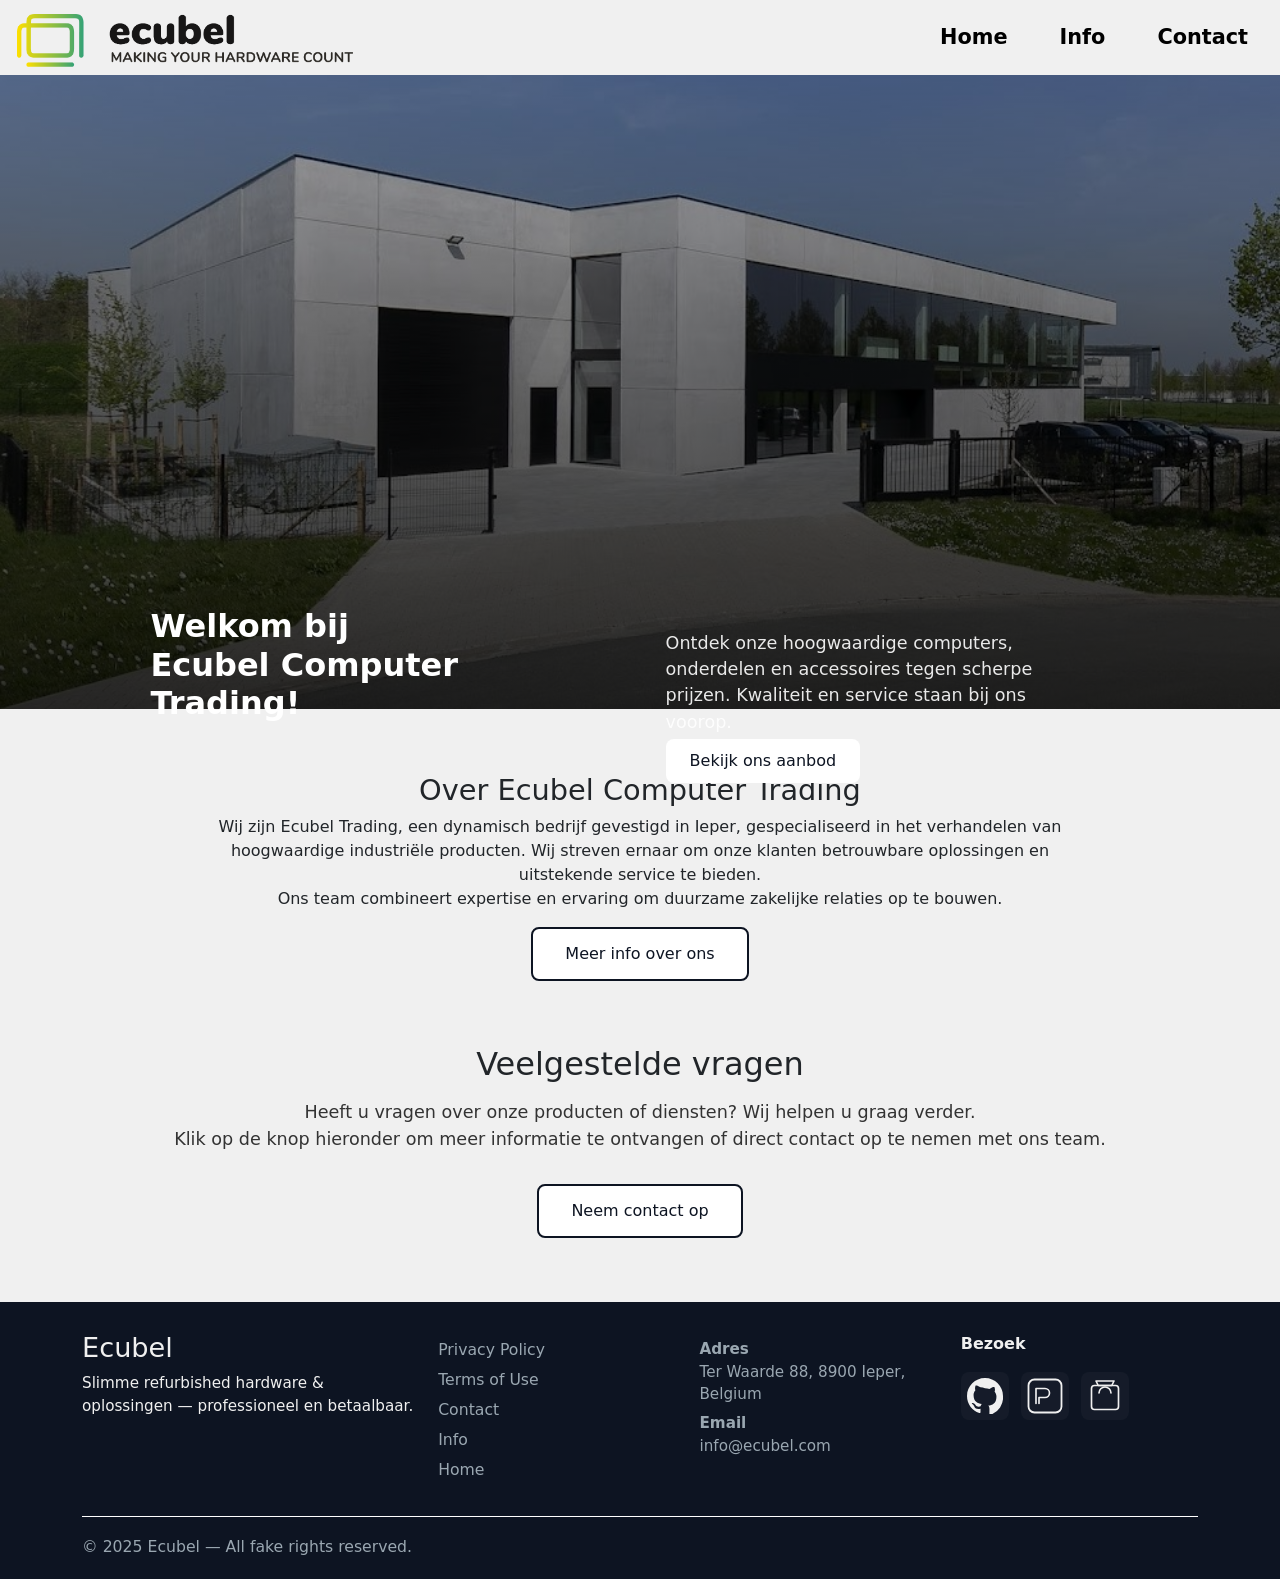
<file: index.html>
<!DOCTYPE html>
<html lang="en">
<head>
    <meta charset="UTF-8">
    <meta name="viewport" content="width=device-width, initial-scale=1.0">
    <link rel="stylesheet" href="website.css">
    <link rel="stylesheet" href="https://cdn.jsdelivr.net/npm/bootstrap-icons@1.12.1/font/bootstrap-icons.min.css">
    <link href="https://cdn.jsdelivr.net/npm/bootstrap@5.3.6/dist/css/bootstrap.min.css" rel="stylesheet" integrity="sha384-4Q6Gf2aSP4eDXB8Miphtr37CMZZQ5oXLH2yaXMJ2w8e2ZtHTl7GptT4jmndRuHDT" crossorigin="anonymous">
    <link rel="icon" type="image/x-icon" href="./afbeeldingen/ecubel - kopie.png">
    <title>Ecubel Computer Trading</title>   
</head>
<body>
    
    <!--HEADER-->
    <header>
        <nav class="navbar">
            <div class="logo">
               <a href="index.html"><img src="./afbeeldingen/ecubel.png"></a>
            </div>
            
            <ul class="nav-links">
                <li><a href="index.html">Home</a></li>
                <li><a href="info.html">Info</a></li>
                <li><a href="contact.html">Contact</a></li>
            </ul>
            
        </nav>
    </header>

    <!--SECTION-->
    <section>
        <div class="image">
            <img src="./afbeeldingen/Ecubel-Computer-Trading_7dbbac4748188c6ba2bf62cf143e08b9.jpg" alt="">
        </div>

        <div class="text">
            <h2>Welkom bij<br>Ecubel Computer Trading!</h2>
            <p>Ontdek onze hoogwaardige computers, onderdelen en accessoires tegen scherpe prijzen. Kwaliteit en service staan bij ons voorop.</p>
            <a href="https://www.tweedehandslaptop.com/nl/home"><button>Bekijk ons aanbod</button></a>
        </div>

        <div class="about-company">
            <h3>Over Ecubel Computer Trading</h3>
            <p>Wij zijn Ecubel Trading, een dynamisch bedrijf gevestigd in Ieper, gespecialiseerd in het verhandelen van hoogwaardige industriële producten. Wij streven ernaar om onze klanten betrouwbare oplossingen en uitstekende service te bieden.<br>Ons team combineert expertise en ervaring om duurzame zakelijke relaties op te bouwen.</p>   
        </div>

        <div class="text-2">
            <a href="info.html"><button class="button2">Meer info over ons</button></a>
        </div>

        <div class="faq-section">
            <div class="faq-text">
                <h3>Veelgestelde vragen</h3>
                <p>Heeft u vragen over onze producten of diensten? Wij helpen u graag verder.<br>Klik op de knop hieronder om meer informatie te ontvangen of direct contact op te nemen met ons team.</p>
                <a href="contact.html"><button class="faq-button">Neem contact op</button></a>
            </div>
        </div>
    </section>

    <!--FOOTER-->
    <footer class="site-footer" role="contentinfo">
        <div class="container">
            <div class="footer-grid">
            <div class="footer-brand">
                <a href="https://www.ecubel.com/nl/home" target="_blank" rel="noopener noreferrer" aria-label="Ecubel home">
                <h3 class="brand">Ecubel</h3>
                </a>
                <p class="tagline">Slimme refurbished hardware &amp; oplossingen — professioneel en betaalbaar.</p>
            </div>

            <nav class="footer-nav" aria-label="Footer navigation">
                <ul>
                <li><a href="#" aria-label="Privacy Policy (fake)">Privacy Policy</a></li>
                <li><a href="#" aria-label="Terms of Use (fake)">Terms of Use</a></li>
                <li><a href="contact.html" aria-label="Contact">Contact</a></li>
                <li><a href="info.html" aria-label="Info">Info</a></li>
                <li><a href="index.html" aria-label="Home">Home</a></li>
                </ul>
            </nav>

            <div class="footer-contact">
                <p><strong>Adres</strong><br><a href="https://www.google.com/maps/place//data=!4m2!3m1!1s0x47c32e21c0dc7ae1:0x62ce5324cd6d1c1c?sa=X&ved=1t:8290&ictx=111">Ter Waarde 88, 8900 Ieper, Belgium</a></p>
                <p><strong>Email</strong><br><a href="mailto:info@ecubel.com">info@ecubel.com</a></p>
            </div>

            <div class="footer-social" aria-label="Links">
                <p><strong>Bezoek</strong></p>
                <div class="icon-row">
                <a href="https://github.com/HFILI" target="_blank" rel="noopener noreferrer" aria-label="HFILI GitHub">
                    <svg width="36" height="36" viewBox="0 0 16 16" fill="currentColor" xmlns="http://www.w3.org/2000/svg" role="img" aria-hidden="true">
                    <title>GitHub</title>
                    <path d="M8 0C3.58 0 0 3.58 0 8c0 3.54 2.29 6.53 5.47 7.59.4.07.55-.17.55-.38 0-.19-.01-.82-.01-1.49-2.01.37-2.53-.49-2.69-.94-.09-.23-.48-.94-.82-1.13-.28-.15-.68-.52-.01-.53.63-.01 1.08.58 1.23.82.72 1.2 1.87.86 2.33.66.07-.52.28-.86.51-1.06-1.78-.2-3.64-.89-3.64-3.95 0-.87.31-1.59.82-2.15-.08-.2-.36-1.02.08-2.12 0 0 .67-.21 2.2.82A7.66 7.66 0 018 4.58c.68.003 1.36.092 1.99.27 1.53-1.04 2.2-.82 2.2-.82.44 1.1.16 1.92.08 2.12.51.56.82 1.28.82 2.15 0 3.07-1.87 3.75-3.65 3.95.29.25.54.73.54 1.48 0 1.07-.01 1.93-.01 2.19 0 .21.15.46.55.38A8.001 8.001 0 0016 8c0-4.42-3.58-8-8-8z"/>
                    </svg>
                </a>

                <a href="https://www.ecubel.com/nl/home" target="_blank" rel="noopener noreferrer" aria-label="Ecubel website">
                    <svg width="36" height="36" viewBox="0 0 24 24" fill="currentColor" xmlns="http://www.w3.org/2000/svg" role="img" aria-hidden="true">
                    <title>Website</title>
                    <rect x="1" y="1" width="22" height="22" rx="4" ry="4" fill="none" stroke="currentColor" stroke-width="1.2"/>
                    <path d="M6 17v-10h6a3 3 0 010 6H8v4" stroke="currentColor" stroke-width="1.1" fill="none" stroke-linecap="round" stroke-linejoin="round"/>
                    </svg>
                </a>

                <a href="https://www.tweedehandslaptop.com/nl/home" target="_blank" rel="noopener noreferrer" aria-label="TweedehandsLaptop webshop">
                    <svg width="36" height="36" viewBox="0 0 24 24" fill="currentColor" xmlns="http://www.w3.org/2000/svg" role="img" aria-hidden="true">
                    <title>Webshop</title>
                    <path d="M6 2l1.5 3h9L18 2H6z" fill="none" stroke="currentColor" stroke-width="1.1" stroke-linejoin="round"/>
                    <rect x="3" y="5" width="18" height="16" rx="2" ry="2" fill="none" stroke="currentColor" stroke-width="1.1"/>
                    <path d="M8 10a4 4 0 018 0" fill="none" stroke="currentColor" stroke-width="1.1" stroke-linecap="round"/>
                    </svg>
                </a>
                </div>
            </div>
            </div>

            <div class="footer-bottom">
            <p class="rights">© 2025 Ecubel — All fake rights reserved.</p>
            </div>
        </div>
    </footer>
    
</body>
</html>
</file>
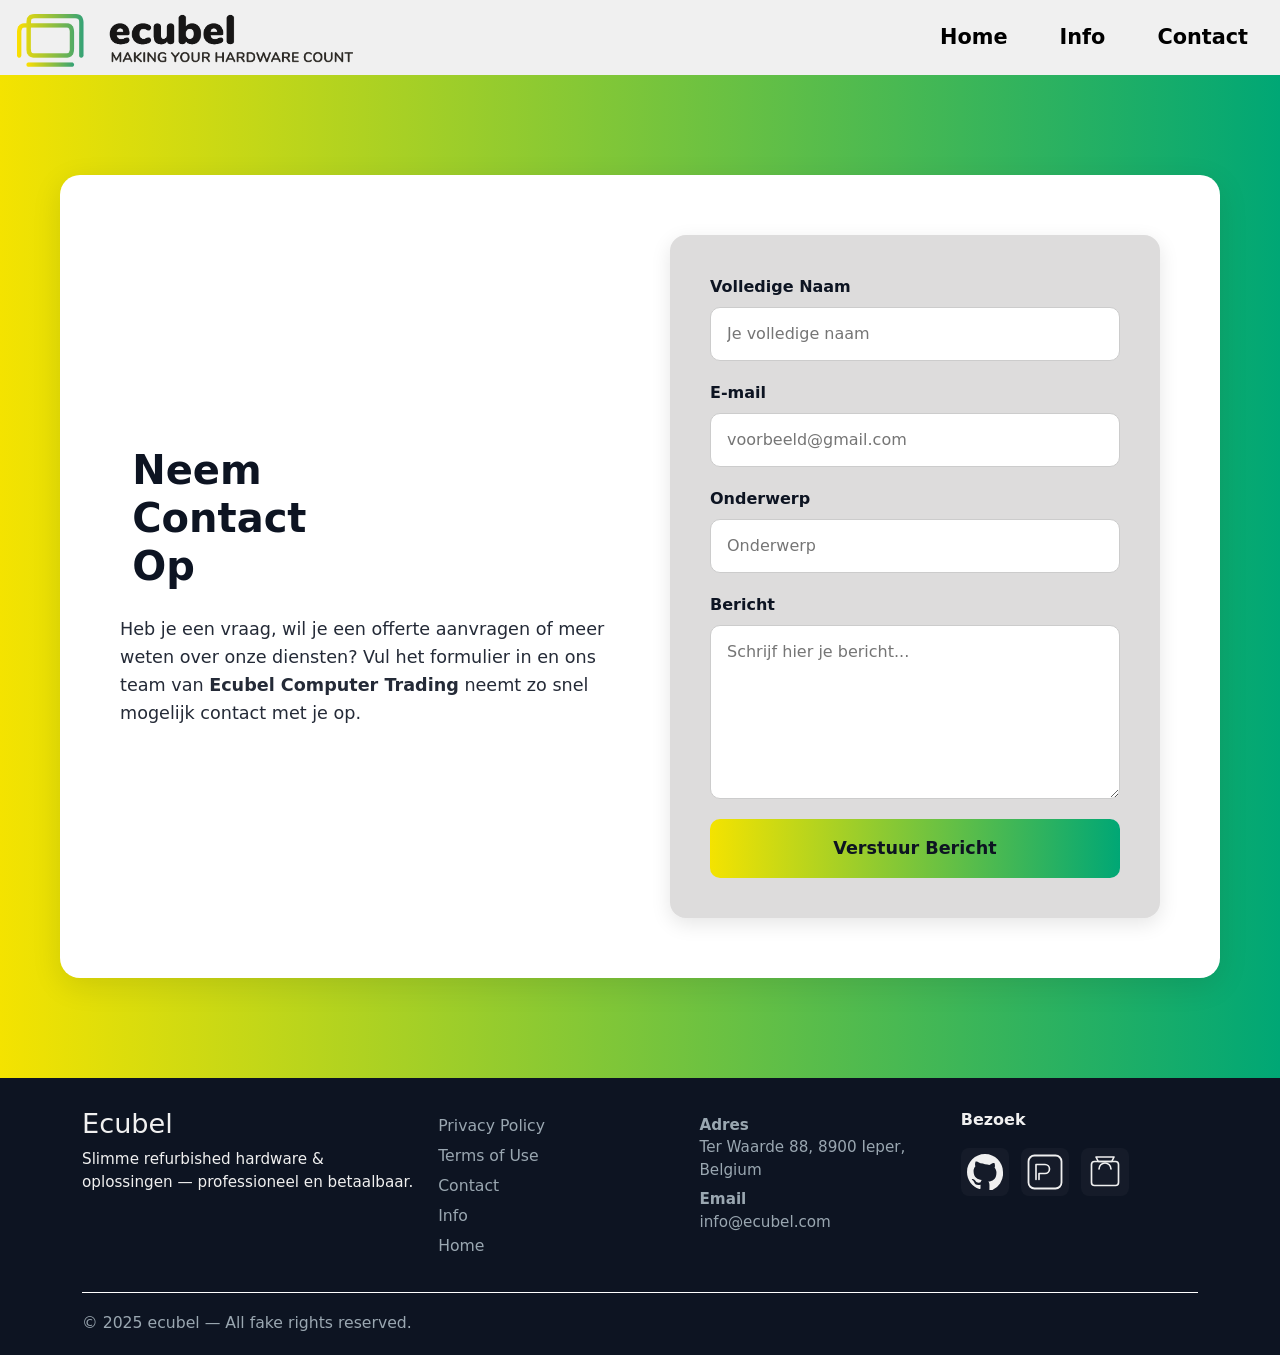
<file: contact.html>
<!DOCTYPE html>
<html lang="en">
<head>
    <meta charset="UTF-8">
    <meta name="viewport" content="width=device-width, initial-scale=1.0">
    <link rel="stylesheet" href="website.css">
    <link rel="stylesheet" href="https://cdn.jsdelivr.net/npm/bootstrap-icons@1.12.1/font/bootstrap-icons.min.css">
    <link href="https://cdn.jsdelivr.net/npm/bootstrap@5.3.6/dist/css/bootstrap.min.css" rel="stylesheet" integrity="sha384-4Q6Gf2aSP4eDXB8Miphtr37CMZZQ5oXLH2yaXMJ2w8e2ZtHTl7GptT4jmndRuHDT" crossorigin="anonymous">
    <link rel="icon" type="image/x-icon" href="./afbeeldingen/ecubel - kopie.png">
    <title>Ecubel Computer Trading</title>
</head>
<body>

    <!--HEADER-->
    <header>
        <nav class="navbar">
            <div class="logo">
               <a href="index.html"><img src="./afbeeldingen/ecubel.png"></a>
            </div>
            
            <ul class="nav-links">
                <li><a href="index.html">Home</a></li>
                <li><a href="info.html">Info</a></li>
                <li><a href="contact.html">Contact</a></li>
            </ul>
            

        </nav>
    </header>

    <!--SECTION-->
    <section>
<section class="contact-section">
  <div class="contact-wrapper">
    <div class="contact-info">
      <h2>Neem Contact Op</h2>
      <p>
        Heb je een vraag, wil je een offerte aanvragen of meer weten over onze diensten?  
        Vul het formulier in en ons team van <strong>Ecubel Computer Trading</strong> neemt zo snel mogelijk contact met je op.
      </p>
    </div>

    <form class="contact-form" method="POST" action="https://api.web3forms.com/submit">

      <input type="hidden" name="access_key" value="abbbe9ad-7bcc-4987-ac56-3b657f250c8b">

      <div class="form-group">
        <label for="name">Volledige Naam</label>
        <input type="text" id="name" name="name" placeholder="Je volledige naam" required>
      </div>

      <div class="form-group">
        <label for="email">E-mail</label>
        <input type="email" id="email" name="email" placeholder="voorbeeld@gmail.com" required>
      </div>

      <div class="form-group">
        <label for="subject">Onderwerp</label>
        <input type="text" id="subject" name="subject" placeholder="Onderwerp" required>
      </div>

      <div class="form-group">
        <label for="message">Bericht</label>
        <textarea id="message" name="message" rows="6" placeholder="Schrijf hier je bericht..." required></textarea>
      </div>

      <button type="submit" class="submit-btn">Verstuur Bericht</button>
    </form>
  </div>
</section>


    </section>

    <!--FOOTER-->
    <footer class="site-footer" role="contentinfo">
        <div class="container">
            <div class="footer-grid">
            <div class="footer-brand">
                <a href="https://www.ecubel.com/nl/home" target="_blank" rel="noopener noreferrer" aria-label="Ecubel home">
                <h3 class="brand">Ecubel</h3>
                </a>
                <p class="tagline">Slimme refurbished hardware &amp; oplossingen — professioneel en betaalbaar.</p>
            </div>

            <nav class="footer-nav" aria-label="Footer navigation">
                <ul>
                <li><a href="#" aria-label="Privacy Policy (fake)">Privacy Policy</a></li>
                <li><a href="#" aria-label="Terms of Use (fake)">Terms of Use</a></li>
                <li><a href="contact.html" aria-label="Contact">Contact</a></li>
                <li><a href="info.html" aria-label="Info">Info</a></li>
                <li><a href="index.html" aria-label="Home">Home</a></li>
                </ul>
            </nav>

            <div class="footer-contact">
                <p><strong>Adres</strong><br><a href="https://www.google.com/maps/place//data=!4m2!3m1!1s0x47c32e21c0dc7ae1:0x62ce5324cd6d1c1c?sa=X&ved=1t:8290&ictx=111">Ter Waarde 88, 8900 Ieper, Belgium</a></p>
                <p><strong>Email</strong><br><a href="mailto:info@ecubel.com">info@ecubel.com</a></p>
            </div>

            <div class="footer-social" aria-label="Links">
                <p><strong>Bezoek</strong></p>
                <div class="icon-row">
                <a href="https://github.com/HFILI" target="_blank" rel="noopener noreferrer" aria-label="HFILI GitHub">
                    <svg width="36" height="36" viewBox="0 0 16 16" fill="currentColor" xmlns="http://www.w3.org/2000/svg" role="img" aria-hidden="true">
                    <title>GitHub</title>
                    <path d="M8 0C3.58 0 0 3.58 0 8c0 3.54 2.29 6.53 5.47 7.59.4.07.55-.17.55-.38 0-.19-.01-.82-.01-1.49-2.01.37-2.53-.49-2.69-.94-.09-.23-.48-.94-.82-1.13-.28-.15-.68-.52-.01-.53.63-.01 1.08.58 1.23.82.72 1.2 1.87.86 2.33.66.07-.52.28-.86.51-1.06-1.78-.2-3.64-.89-3.64-3.95 0-.87.31-1.59.82-2.15-.08-.2-.36-1.02.08-2.12 0 0 .67-.21 2.2.82A7.66 7.66 0 018 4.58c.68.003 1.36.092 1.99.27 1.53-1.04 2.2-.82 2.2-.82.44 1.1.16 1.92.08 2.12.51.56.82 1.28.82 2.15 0 3.07-1.87 3.75-3.65 3.95.29.25.54.73.54 1.48 0 1.07-.01 1.93-.01 2.19 0 .21.15.46.55.38A8.001 8.001 0 0016 8c0-4.42-3.58-8-8-8z"/>
                    </svg>
                </a>

                <a href="https://www.ecubel.com/nl/home" target="_blank" rel="noopener noreferrer" aria-label="Ecubel website">
                    <svg width="36" height="36" viewBox="0 0 24 24" fill="currentColor" xmlns="http://www.w3.org/2000/svg" role="img" aria-hidden="true">
                    <title>Website</title>
                    <rect x="1" y="1" width="22" height="22" rx="4" ry="4" fill="none" stroke="currentColor" stroke-width="1.2"/>
                    <path d="M6 17v-10h6a3 3 0 010 6H8v4" stroke="currentColor" stroke-width="1.1" fill="none" stroke-linecap="round" stroke-linejoin="round"/>
                    </svg>
                </a>

                <a href="https://www.tweedehandslaptop.com/nl/home" target="_blank" rel="noopener noreferrer" aria-label="TweedehandsLaptop webshop">
                    <svg width="36" height="36" viewBox="0 0 24 24" fill="currentColor" xmlns="http://www.w3.org/2000/svg" role="img" aria-hidden="true">
                    <title>Webshop</title>
                    <path d="M6 2l1.5 3h9L18 2H6z" fill="none" stroke="currentColor" stroke-width="1.1" stroke-linejoin="round"/>
                    <rect x="3" y="5" width="18" height="16" rx="2" ry="2" fill="none" stroke="currentColor" stroke-width="1.1"/>
                    <path d="M8 10a4 4 0 018 0" fill="none" stroke="currentColor" stroke-width="1.1" stroke-linecap="round"/>
                    </svg>
                </a>
                </div>
            </div>
            </div>

            <div class="footer-bottom">
            <p class="rights">© <span id="year">2025</span> ecubel — All fake rights reserved.</p>
                </div>
        </div>
    </footer>

    
</body>
</html>
</file>
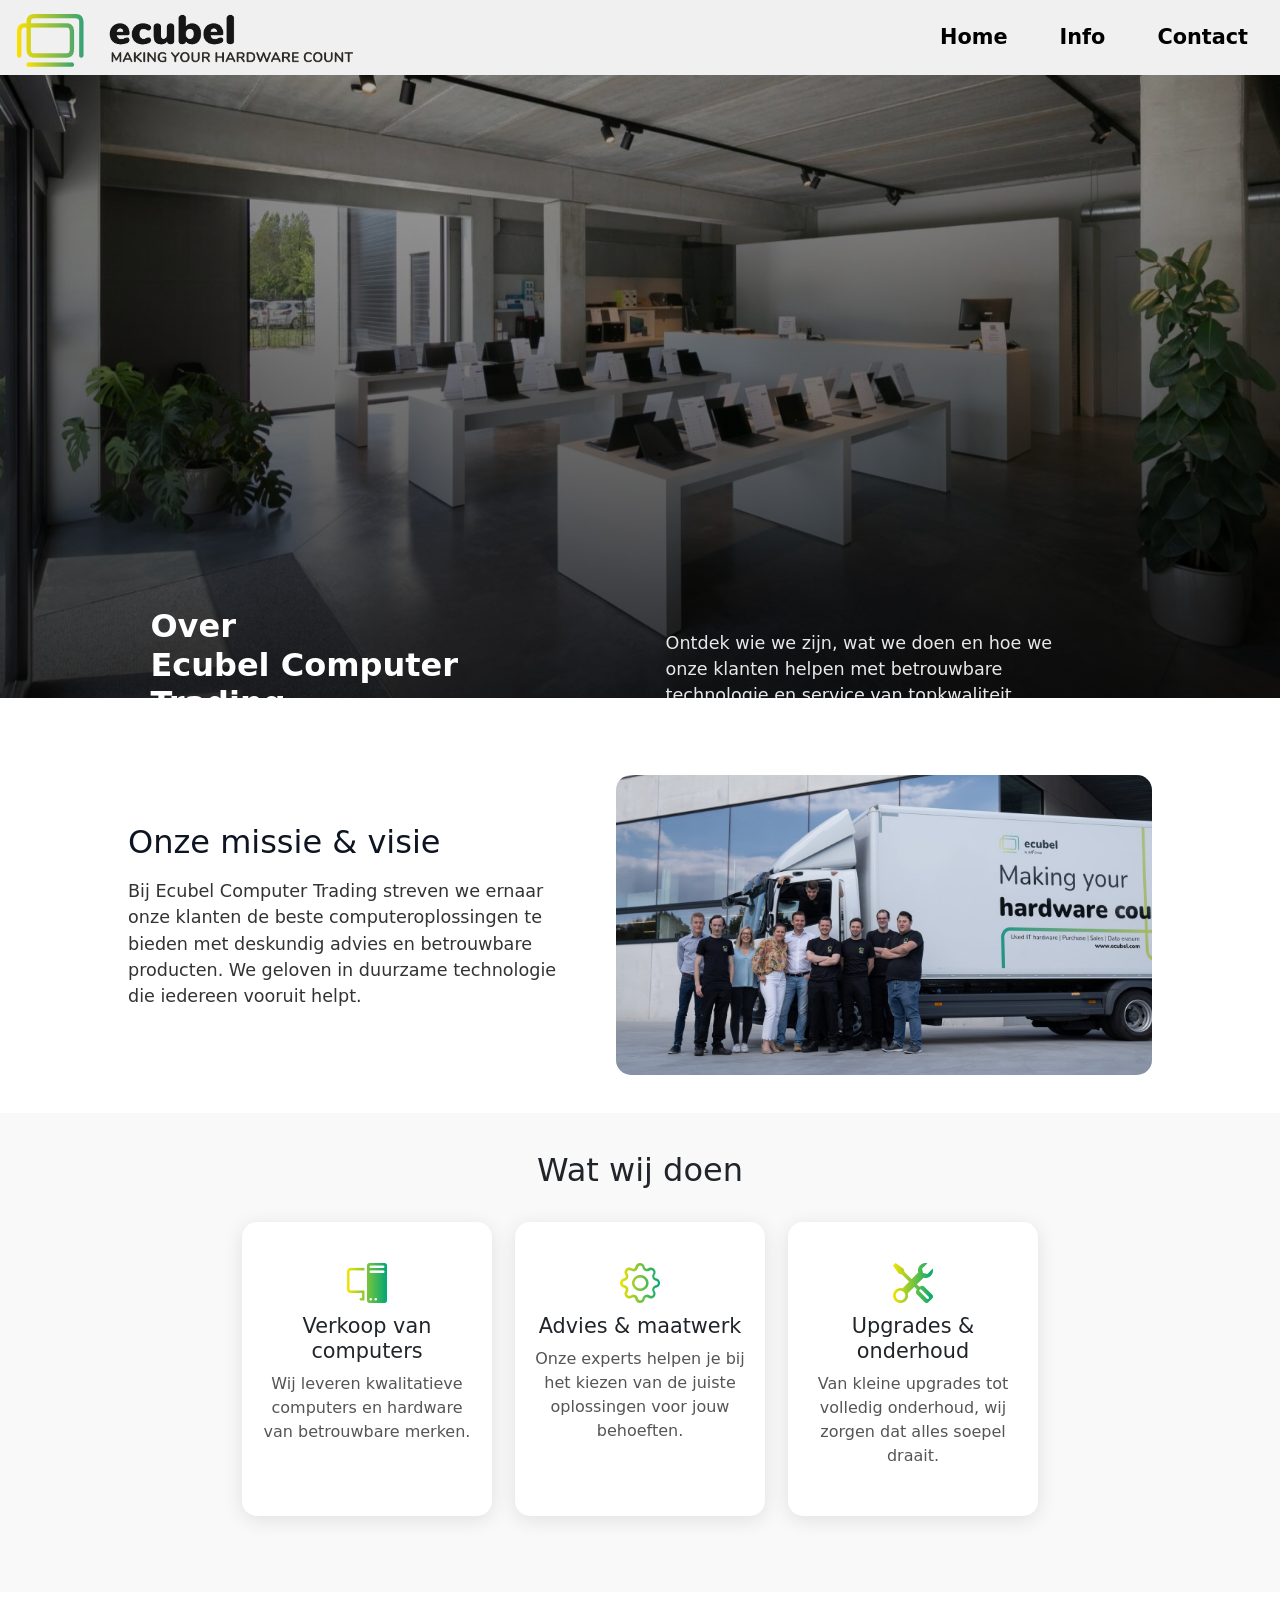
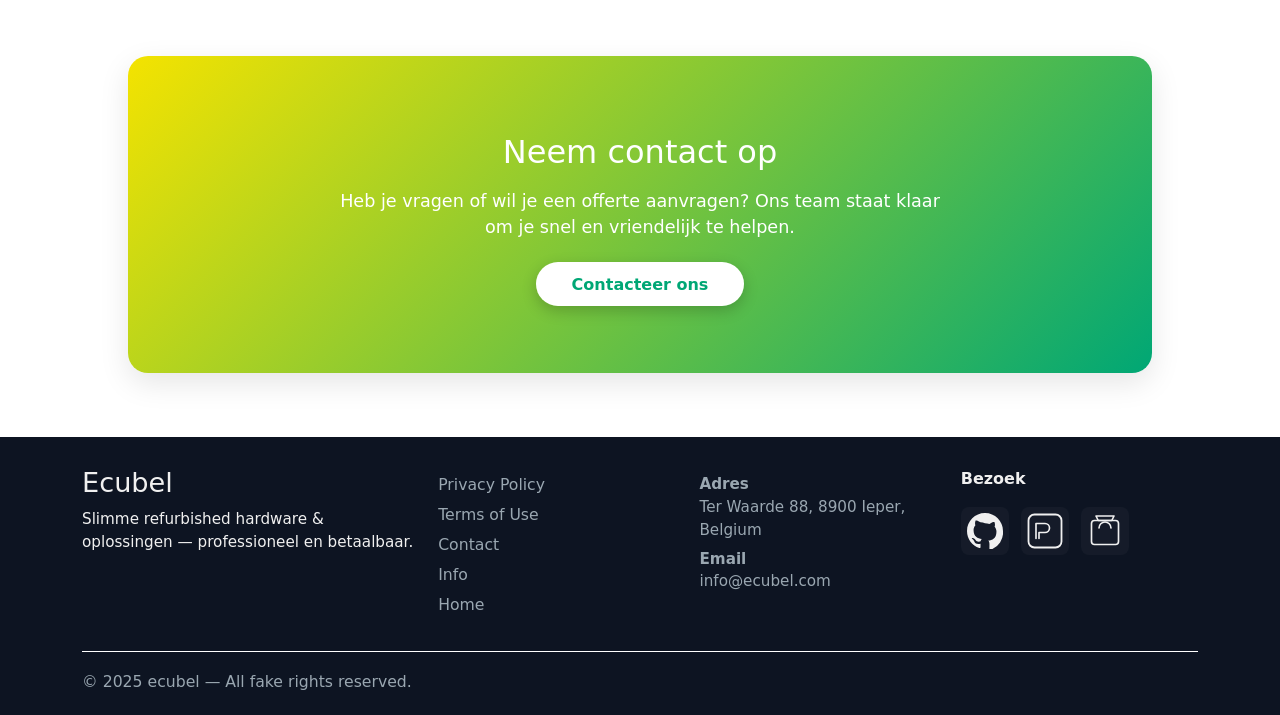
<file: info.html>
<!DOCTYPE html>
<html lang="en">
<head>
    <meta charset="UTF-8">
    <meta name="viewport" content="width=device-width, initial-scale=1.0">
    <link rel="stylesheet" href="website.css">
    <link rel="stylesheet" href="https://cdn.jsdelivr.net/npm/bootstrap-icons@1.12.1/font/bootstrap-icons.min.css">
    <link href="https://cdn.jsdelivr.net/npm/bootstrap@5.3.6/dist/css/bootstrap.min.css" rel="stylesheet" integrity="sha384-4Q6Gf2aSP4eDXB8Miphtr37CMZZQ5oXLH2yaXMJ2w8e2ZtHTl7GptT4jmndRuHDT" crossorigin="anonymous">
    <link rel="icon" type="image/x-icon" href="./afbeeldingen/ecubel - kopie.png">
    <title>Ecubel Computer Trading</title>
</head>
<body>
        
    <!--HEADER-->   
    <header>
        <nav class="navbar">
            <div class="logo">
            <a href="index.html"><img src="./afbeeldingen/ecubel.png"></a>
            </div>
            
            <ul class="nav-links">
                <li><a href="index.html">Home</a></li>
                <li><a href="info.html">Info</a></li>
                <li><a href="contact.html">Contact</a></li>
            </ul>
        </nav>
    </header>

    <!--SECTION-->
    <section>
        <div class="image">
            <img src="./afbeeldingen/Ecubel-09-1536x1024.jpg" alt="">
        </div>
        <div class="text">
            <h2>Over<br>Ecubel Computer Trading</h2>
            <p>Ontdek wie we zijn, wat we doen en hoe we onze klanten helpen met betrouwbare technologie en service van topkwaliteit.</p>
        </div>
    </section>    

    <section class="mission-section">
        <div class="mission-container">
            <div class="mission-text">
                <h3>Onze missie & visie</h3>
                <p>Bij Ecubel Computer Trading streven we ernaar onze klanten de beste computeroplossingen te bieden met deskundig advies en betrouwbare producten. We geloven in duurzame technologie die iedereen vooruit helpt.</p>
            </div>
            <div class="mission-image">
                <img src="./afbeeldingen/Ecubel-12.jpg" alt="Ecubel Team en Technologie">
            </div>
        </div>
    </section>

    <section class="services-section">
        <div class="services-container">
            <h3>Wat wij doen</h3>
            <div class="services-cards">
                <div class="service-card">
                    <i class="bi bi-pc-display"></i>
                    <h4>Verkoop van computers</h4>
                    <p>Wij leveren kwalitatieve computers en hardware van betrouwbare merken.</p>
                </div>
                <div class="service-card">
                    <i class="bi bi-gear"></i>
                    <h4>Advies & maatwerk</h4>
                    <p>Onze experts helpen je bij het kiezen van de juiste oplossingen voor jouw behoeften.</p>
                </div>
                <div class="service-card">
                    <i class="bi bi-tools"></i>
                    <h4>Upgrades & onderhoud</h4>
                    <p>Van kleine upgrades tot volledig onderhoud, wij zorgen dat alles soepel draait.</p>
                </div>
            </div>
        </div>
    </section>

    <section class="cta-section">
        <div class="cta-container">
            <h3>Neem contact op</h3>
            <p>Heb je vragen of wil je een offerte aanvragen? Ons team staat klaar om je snel en vriendelijk te helpen.</p>
            <a href="contact.html" class="cta-button">Contacteer ons</a>
        </div>
    </section>

    <footer class="site-footer" role="contentinfo">
        <div class="container">
            <div class="footer-grid">
            <div class="footer-brand">
                <a href="https://www.ecubel.com/nl/home" target="_blank" rel="noopener noreferrer" aria-label="Ecubel home">
                <h3 class="brand">Ecubel</h3>
                </a>
                <p class="tagline">Slimme refurbished hardware &amp; oplossingen — professioneel en betaalbaar.</p>
            </div>

            <nav class="footer-nav" aria-label="Footer navigation">
                <ul>
                <li><a href="#" aria-label="Privacy Policy (fake)">Privacy Policy</a></li>
                <li><a href="#" aria-label="Terms of Use (fake)">Terms of Use</a></li>
                <li><a href="contact.html" aria-label="Contact">Contact</a></li>
                <li><a href="info.html" aria-label="Info">Info</a></li>
                <li><a href="index.html" aria-label="Home">Home</a></li>
                </ul>
            </nav>

            <div class="footer-contact">
                <p><strong>Adres</strong><br><a href="https://www.google.com/maps/place//data=!4m2!3m1!1s0x47c32e21c0dc7ae1:0x62ce5324cd6d1c1c?sa=X&ved=1t:8290&ictx=111">Ter Waarde 88, 8900 Ieper, Belgium</a></p>
                <p><strong>Email</strong><br><a href="mailto:info@ecubel.com">info@ecubel.com</a></p>
            </div>

            <div class="footer-social" aria-label="Links">
                <p><strong>Bezoek</strong></p>
                <div class="icon-row">
                <a href="https://github.com/HFILI" target="_blank" rel="noopener noreferrer" aria-label="HFILI GitHub">
                    <svg width="36" height="36" viewBox="0 0 16 16" fill="currentColor" xmlns="http://www.w3.org/2000/svg" role="img" aria-hidden="true">
                    <title>GitHub</title>
                    <path d="M8 0C3.58 0 0 3.58 0 8c0 3.54 2.29 6.53 5.47 7.59.4.07.55-.17.55-.38 0-.19-.01-.82-.01-1.49-2.01.37-2.53-.49-2.69-.94-.09-.23-.48-.94-.82-1.13-.28-.15-.68-.52-.01-.53.63-.01 1.08.58 1.23.82.72 1.2 1.87.86 2.33.66.07-.52.28-.86.51-1.06-1.78-.2-3.64-.89-3.64-3.95 0-.87.31-1.59.82-2.15-.08-.2-.36-1.02.08-2.12 0 0 .67-.21 2.2.82A7.66 7.66 0 018 4.58c.68.003 1.36.092 1.99.27 1.53-1.04 2.2-.82 2.2-.82.44 1.1.16 1.92.08 2.12.51.56.82 1.28.82 2.15 0 3.07-1.87 3.75-3.65 3.95.29.25.54.73.54 1.48 0 1.07-.01 1.93-.01 2.19 0 .21.15.46.55.38A8.001 8.001 0 0016 8c0-4.42-3.58-8-8-8z"/>
                    </svg>
                </a>

                <a href="https://www.ecubel.com/nl/home" target="_blank" rel="noopener noreferrer" aria-label="Ecubel website">
                    <svg width="36" height="36" viewBox="0 0 24 24" fill="currentColor" xmlns="http://www.w3.org/2000/svg" role="img" aria-hidden="true">
                    <title>Website</title>
                    <rect x="1" y="1" width="22" height="22" rx="4" ry="4" fill="none" stroke="currentColor" stroke-width="1.2"/>
                    <path d="M6 17v-10h6a3 3 0 010 6H8v4" stroke="currentColor" stroke-width="1.1" fill="none" stroke-linecap="round" stroke-linejoin="round"/>
                    </svg>
                </a>

                <a href="https://www.tweedehandslaptop.com/nl/home" target="_blank" rel="noopener noreferrer" aria-label="TweedehandsLaptop webshop">
                    <svg width="36" height="36" viewBox="0 0 24 24" fill="currentColor" xmlns="http://www.w3.org/2000/svg" role="img" aria-hidden="true">
                    <title>Webshop</title>
                    <path d="M6 2l1.5 3h9L18 2H6z" fill="none" stroke="currentColor" stroke-width="1.1" stroke-linejoin="round"/>
                    <rect x="3" y="5" width="18" height="16" rx="2" ry="2" fill="none" stroke="currentColor" stroke-width="1.1"/>
                    <path d="M8 10a4 4 0 018 0" fill="none" stroke="currentColor" stroke-width="1.1" stroke-linecap="round"/>
                    </svg>
                </a>
                </div>
            </div>
            </div>

            <div class="footer-bottom">
            <p class="rights">© <span id="year">2025</span> ecubel — All fake rights reserved.</p>
                </div>
        </div>
    </footer>

</body>
</html>
</file>
<file: website.css>
/* de css code voor de website */
body{
    background-color: #f0f0f0;
}

/* HEADER */
.navbar {
    position: relative;
    display: flex;
    align-items: center;
    background-color: #f0f0f0;
    padding: 10px 30px;
}

.logo img{
    height: 30%;
    width: 30%;
    margin: 0;
    margin-top: 0.5%;
    margin-left: 1.5%;
    margin-right: 10%;
}

.nav-links {
    position: absolute;
    left: 85%;
    transform: translateX(-50%);
    display: flex;
    list-style: none;
    gap: 40px;
    margin: 0;
    padding: 0;
    margin-top: 3%;
}

.nav-links li a {
    color: black;
    text-decoration: none;
    font-weight: bold;
    font-size: 1.3em;
    padding: 8px 12px;
    transition: all 0.3s ease;
}

.nav-links li a:hover {
    background: linear-gradient(90deg, #F4E300, #00A775);
    -webkit-background-clip: text;
    -webkit-text-fill-color: transparent;
}

.nav-links li a::after {
    content: "";
    display: block;
    width: 0%;
    height: 3px;
    margin-top: 4px;
    background: linear-gradient(90deg, #F4E300, #00A775);
    transition: width 0.3s ease;
}

.nav-links li a:hover::after {
    width: 100%;
}

.image {
    position: relative;
    overflow: hidden;
}

.image img {
    width: 100%;
    height: auto;
    display: block;
    position: relative;
    z-index: 1;
}

.image::after {
    content: "";
    position: absolute;
    inset: 0;  
    z-index: 2;
    pointer-events: none;
    background: linear-gradient(to bottom, rgba(0,0,0,0.3), rgba(0,0,0,0.8));
}

.text {
    position: absolute;
    width: 70%;
    top: 60%;
    left: 10%;
    z-index: 3;
    color: white;
    text-align: left;

}

.text h2 {
    font-size: 2em;

}

.text p {
    position: absolute;
    width: 45%;
    top: 45%;
    left: 60%;
    font-size: 1.1em;  
    opacity: 0.9;
}

.text button {
    background-color: #ffffff;
    color: #0d1422;
    border: none;
    position: absolute;
    top: 100%;
    left: 60%;
    padding: 0.6rem 1.5rem;
    border-radius: 8px;
    font-size: 1em;
    cursor: pointer;
    transition: color 0.3s ease;
}

.text button:hover {
    background: linear-gradient(90deg, #F4E300, #00A775);
    color: #0d1422;
}

.about-company{
    padding: 5% 15%;
    background-color: #f0f0f0;
    text-align: center;
}
.about-company h3{
    font-size: 1.8em;
}

.text-2 {
    background-color: #f0f0f0;
    display: flex;
    justify-content: center;
    margin-top: -5%;

}

.text-2 .button2 {
    background-color: #ffffff;
    color: #0d1422;
    border: 2px solid #0d1422;
    padding: 0.8rem 2rem;
    border-radius: 8px;     
    font-size: 1em;
    cursor: pointer;
    transition: all 0.3s ease;

}

.text-2 .button2:hover {
    background: linear-gradient(90deg, #F4E300, #00A775);
    color: #0d1422;
}

.faq-section {
    background-color: #f0f0f0;
    text-align: center;
    padding: 5% 10%;
}

.faq-text h3 {
    font-size: 2em;
    margin-bottom: 1rem;
}

.faq-text p {
    font-size: 1.1em;
    margin-bottom: 2rem;
    color: #333333;
}

.faq-button {
    background-color: #ffffff;
    color: #0d1422;
    border: 2px solid #0d1422;
    padding: 0.8rem 2rem;
    border-radius: 8px;
    font-size: 1em;
    cursor: pointer;
    transition: all 0.3s ease;
}

.faq-button:hover {
    background: linear-gradient(90deg, #F4E300, #00A775);
    color: #0d1422;
}

section div.part1{
    height: 20%;

}

.Foto1{
    float: left;
    padding-top: 5%;
    padding-left: 5%;
    height: 47.5%;
    width: 47.5%;
}

.Foto2P{
    float: left;
    padding-top: 5%;
    padding-left: 5%;
    height: 47.5%;
    width: 47.5%;
}

section div h2{ 
    font-size: 2.5em;
    float: left;
    padding-left: 0.5%;
    margin-left: 2%;
    margin-top: 7.5%;
    padding-bottom: 1%;
    width: 45%;
    font-weight: bold;
}

section div p.p1{
    font-size: 1.4em;
    float: left;
    padding-left: 0.5%;
    margin-left: 2%;
    margin-top: -0.5%;
    width: 45%;
    background: linear-gradient(90deg, #F4E300, #00A775);
}

section div p.p2{
    font-size: 1.4em;
    float: left;
    padding-left: 0.5%;
    margin-left: 2%;
    margin-top: -1.0%;
    padding-top: 1%;
    width: 45%;
    background: linear-gradient(90deg, #F4E300, #00A775);
}

section div p a{
    font-style: normal;
    font-weight: bold;
    text-decoration: none;
    color: black;
}

/* SECTION FORM */
.form {
    width: 75%;
    height: 20%;
    margin-top: 5%;
    margin-left: 15%;
    margin-right: 15%;
    display: flex;
    flex-direction: column;
    align-self: center;
    font-family: inherit;
    gap: 10px;
    padding-inline: 2em;
    padding-bottom: 0.4em;
    background-color: #171717;
    background-color: white;
    border-radius: 20px;
}

.form-heading {
    text-align: center;
    margin: 2em;
    color: white;
    font-weight: bolder;
    font-size: 1.2em;
    background-color: transparent;
    align-self: center;
}

.form-field {
    display: flex;
    align-items: center;
    justify-content: center;
    gap: 0.5em;
    border-radius: 10px;
    padding: 0.6em;
    border: none;
    outline: none;
    color: white;
    background: linear-gradient(90deg, #D8D04A, #559B76);
    box-shadow: inset 2px 5px 10px rgb(0, 0, 0);
}

.input-field {
    background: none;
    border: none;
    outline: none;
    width: 100%;
    color: black;
    font-weight: bold;
    padding-inline: 1em;
}

.sendMessage-btn {
    cursor: pointer;
    margin-bottom: 3em;
    padding: 1em;
    border-radius: 10px;
    border: none;
    outline: none;
    background-color: transparent;
    color: white;
    font-weight: bold;
    outline: 1px solid black;
    transition: all ease-in-out 0.5s;
}

.sendMessage-btn:hover {
    transition: all ease-in-out 0.5s;
    background: linear-gradient(90deg, #D8D04A, #559B76);
    color: black;
    cursor: pointer;
    box-shadow: inset 2px 5px 10px rgb(0, 0, 0);
}

.form-card1 {
    background: linear-gradient(90deg, white, white);
    border-radius: 22px;
    transition: all 0.3s;
}

.form-card2 {
    border-radius: 0;
    transition: all 0.2s;
}

.form-card2:hover {
    transform: scale(0.98);
    border-radius: 20px;
}

/* SECTION INFO */
section h1.title{
    margin-top: 5%;
    text-align: center;
    background: linear-gradient(90deg, #F4E300, #00A775);
    -webkit-background-clip: text;
    -webkit-text-fill-color: transparent;
}

section p.head{
    margin-top: 5%;
    text-align: center;
    font-weight: bolder;
    background: linear-gradient(90deg, #F4E300, #00A775);
    -webkit-background-clip: text;
    -webkit-text-fill-color: transparent;
}

.icon1 {
    width: 40%;
    height: 40%;
    margin: auto;
    background: linear-gradient(90deg, #F4E300, #00A775);
    -webkit-mask: url('https://cdn.jsdelivr.net/npm/bootstrap-icons@1.13.1/icons/pc-display.svg') no-repeat center;
    -webkit-mask-size: contain;
    mask: url('https://cdn.jsdelivr.net/npm/bootstrap-icons@1.13.1/icons/pc-display.svg') no-repeat center;
    mask-size: contain;
}

.icon2 {
    width: 40%;
    height: 40%;
    margin: auto;
    background: linear-gradient(90deg, #F4E300, #00A775);
    -webkit-mask: url('https://cdn.jsdelivr.net/npm/bootstrap-icons@1.13.1/icons/laptop.svg') no-repeat center;
    -webkit-mask-size: contain;
    mask: url('https://cdn.jsdelivr.net/npm/bootstrap-icons@1.13.1/icons/laptop.svg') no-repeat center;
    mask-size: contain;
}

.icon3 {
    width: 40%;
    height: 40%;
    margin: auto;
    background: linear-gradient(90deg, #F4E300, #00A775);
    -webkit-mask: url('https://cdn.jsdelivr.net/npm/bootstrap-icons@1.13.1/icons/file-earmark.svg') no-repeat center;
    -webkit-mask-size: contain;
    mask: url('https://cdn.jsdelivr.net/npm/bootstrap-icons@1.13.1/icons/file-earmark.svg') no-repeat center;
    mask-size: contain;
}

.icon4 {
    width: 40%;
    height: 40%;
    margin: auto;
    background: linear-gradient(90deg, #F4E300, #00A775);
    -webkit-mask: url('https://cdn.jsdelivr.net/npm/bootstrap-icons@1.13.1/icons/balloon-heart.svg') no-repeat center;
    -webkit-mask-size: contain;
    mask: url('https://cdn.jsdelivr.net/npm/bootstrap-icons@1.13.1/icons/balloon-heart.svg') no-repeat center;
    mask-size: contain;
}

.icon5 {
    width: 40%;
    height: 40%;
    margin: auto;
    background: linear-gradient(90deg, #F4E300, #00A775);
    -webkit-mask: url('https://cdn.jsdelivr.net/npm/bootstrap-icons@1.13.1/icons/leaf.svg') no-repeat center;
    -webkit-mask-size: contain;
    mask: url('https://cdn.jsdelivr.net/npm/bootstrap-icons@1.13.1/icons/leaf.svg') no-repeat center;
    mask-size: contain;
}

.card-container {
    display: flex;
    flex-wrap: wrap;
    justify-content: center;
    gap: 5%;
    padding: 2%;
}
.card 
{
    width: 190px;
    height: 254px;
    background: linear-gradient(90deg, #F4E300, #00A775);
    border-radius: 20px;
    transition: all .3s;
    margin-top: 3%;
    float: left;
}

.card2 {
    width: 190px;
    height: 254px;
    background-color: #1a1a1a;
    transition: all .2s;
}

.card2:hover {
    transform: scale(0.98);
    border-radius: 20px;
}

.card:hover {
    box-shadow: 0px 0px 30px 1px rgba(0, 255, 117, 0.30);
}

/* FOOTER */
.site-footer{
    background: #0d1422;
    color: #f0f0f0;
    padding: 30px 16px 5px 16px;
    font-family: Inter, system-ui, -apple-system, "Segoe UI", Roboto, "Helvetica Neue", Arial;
}
.container{
    max-width: 1100px;
    margin: 0 auto;
}
.footer-grid{
    display: grid;
    grid-template-columns: 1.4fr 1fr 1fr 1fr;
    gap: 24px;
    align-items: start;
}
.footer-brand a {
text-decoration: none;
}
.brand{
    margin: 0;
    text-decoration: none;
    font-size: 1.7em;
    color: #f0f0f0;
}
.brand:hover {
    background: linear-gradient(90deg, #F4E300, #00A775);
    -webkit-background-clip: text;
    -webkit-text-fill-color: transparent;
}
.tagline{
    margin-top: 8px;
    color: #f0f0f0;
    font-size: 0.95rem;
    max-width: 360px;
}
.footer-nav ul{
    list-style: none;
    padding: 0;
    margin: 0;
}
.footer-nav li{
    margin: 6px 0;
}
.footer-nav a{
    color: #9aa7b1;
    text-decoration: none;
    font-size: .98rem;
}
.footer-nav a:hover{
    background: linear-gradient(90deg, #F4E300, #00A775);
    -webkit-background-clip: text;
    -webkit-text-fill-color: transparent;
    text-decoration: underline;
}

.footer-contact p{
    color: #9aa7b1;
    margin: 6px 0;
    font-size: .95rem;
}
.footer-contact a{
    color: #9aa7b1;
    text-decoration: none;
    
}
.footer-contact a:hover{
    background: linear-gradient(90deg, #F4E300, #00A775);
    -webkit-background-clip: text;
    -webkit-text-fill-color: transparent;
    text-decoration: underline;
}
.footer-social .icon-row{
    display: flex;
    gap: 12px;
    margin-top: 6px;
}
.footer-social a{
    display: inline-flex;
    align-items: center;
    justify-content: center;
    width: 48px;
    height: 48px;
    border-radius: 8px;
    background: rgba(255,255,255,0.03);
    color: #f0f0f0;
    text-decoration: none;
    transition: transform .12s ease, background .12s ease;
}
.footer-social a:hover{
    transform: translateY(-4px);
    background: linear-gradient(90deg, #F4E300, #00A775);
}
.footer-bottom{
    margin-top: 28px;
    padding-top: 18px;
    padding-bottom: 0;
    border-top: 1px solid white;
    display: flex;
    justify-content: space-between;
    align-items: center;
    gap: 12px;
    flex-wrap: wrap;
}
.footer-bottom p{
    color: #9aa7b1;
    text-decoration: none;
    font-size: .98rem;
}

.mission-section {
    padding: 6% 10% 3% 10%;
    background-color: #ffffff;
}
.mission-container {
    display: flex;
    align-items: center;
    justify-content: center;
    gap: 5%;
    flex-wrap: wrap;
}
.mission-text {
    flex: 1 1 400px;
    min-width: 280px;
}
.mission-text h3 {
    font-size: 2em;
    margin-bottom: 1rem;
    color: #0d1422;
}
.mission-text p {
    font-size: 1.1em;
    color: #333333;
}
.mission-image {
    flex: 1 1 500px;
    min-width: 280px;
}
.mission-image img {
    width: 100%;
    height: auto; 
    max-height: 300px;
    border-radius: 15px;
    object-fit: cover;
}

.services-section {
    padding: 3% 5% 6% 5%; 
    background-color: #f9f9f9;
    text-align: center;
}
.services-container h3 {
    font-size: 2em;
    margin-bottom: 2rem;
}
.services-cards {
    display: flex;
    justify-content: center;
    gap: 2%; 
    flex-wrap: wrap;
}
.service-card {
    background-color: white;
    width: 250px;
    padding: 2rem 1rem;
    border-radius: 15px;
    box-shadow: 0 4px 20px rgba(0,0,0,0.1);
    transition: transform 0.3s, box-shadow 0.3s;
}
.service-card:hover {
    transform: translateY(-5px);
    box-shadow: 0 8px 25px rgba(0,0,0,0.15);
}
.service-card i {
    font-size: 2.5rem;
    margin-bottom: 1rem;
    background: linear-gradient(90deg, #F4E300, #00A775); 
    -webkit-background-clip: text;
    -webkit-text-fill-color: transparent;
}
.service-card h4 {
    font-size: 1.3em;
    margin-bottom: 0.5rem;
}
.service-card p {
    font-size: 1em;
    color: #555555;
}

.cta-section {
    padding: 6% 5%;
    background: linear-gradient(135deg, #F4E300, #00A775); 
    color: white;
    text-align: center;
    border-radius: 20px;
    margin: 5% 10%;
    box-shadow: 0 10px 30px rgba(0,0,0,0.1);
}
.cta-container h3 {
    font-size: 2em;
    margin-bottom: 1rem;
}
.cta-container p {
    font-size: 1.1em;
    margin-bottom: 2rem;
    max-width: 600px;
    margin-left: auto;
    margin-right: auto;
}
.cta-button {
    background-color: #ffffff;
    color: #00A775;
    padding: 0.8rem 2.2rem; 
    font-size: 1em; 
    border-radius: 50px;
    text-decoration: none;
    font-weight: bold;
    box-shadow: 0 5px 15px rgba(0,0,0,0.2);
    transition: all 0.3s ease, transform 0.3s ease;
}
.cta-button:hover {
    background-color: #F4E300;
    color: #0d1422;
    transform: translateY(-2px);
    box-shadow: 0 6px 20px rgba(0,0,0,0.25);
}




.contact-section {
  width: 100%;
  padding: 100px 60px;
  background: linear-gradient(90deg, #F4E300, #00A775);
  display: flex;
  justify-content: center;
  align-items: center;
  color: #0d1422;
}

.contact-wrapper {
  display: grid;
  grid-template-columns: repeat(auto-fit, minmax(350px, 1fr));
  gap: 60px;
  max-width: 1200px;
  width: 100%;
  background-color: #ffffff;
  border-radius: 20px;
  padding: 60px;
  box-shadow: 0 8px 30px rgba(0, 0, 0, 0.1);
}

/* --- Contact info section --- */
.contact-info {
  display: flex;
  flex-direction: column;
  justify-content: center;
}

.contact-info h2 {
  font-size: 2.5rem;
  margin-bottom: 20px;
  color: #0d1422;
}

.contact-info p {
  font-size: 1.1rem;
  line-height: 1.6;
  opacity: 0.9;
  color: #0d1422;
}

/* --- Form section --- */
.contact-form {
  background-color: #dddcdc;
  padding: 40px;
  border-radius: 16px;
  box-shadow: 0 6px 20px rgba(0, 0, 0, 0.1);
}

.contact-form .form-group {
  margin-bottom: 20px;
  display: flex;
  flex-direction: column;
}

.contact-form label {
  font-weight: 600;
  margin-bottom: 8px;
  color: #0d1422;
}

.contact-form input,
.contact-form textarea {
  padding: 14px 16px;
  border: 1px solid #ccc;
  border-radius: 10px;
  outline: none;
  font-size: 1rem;
  color: #0d1422;
  background-color: #ffffff;
}

.contact-form input:focus,
.contact-form textarea:focus {
  border-color: #00A775;
  box-shadow: 0 0 0 2px rgba(0, 167, 117, 0.3);
}

/* --- Submit button --- */
.submit-btn {
  width: 100%;
  padding: 16px;
  background: linear-gradient(90deg, #F4E300, #00A775);
  color: #0d1422;
  font-weight: bold;
  font-size: 1.1rem;
  border: none;
  border-radius: 10px;
  cursor: pointer;
  transition: all 0.3s ease;
}

.submit-btn:hover {
  background: linear-gradient(90deg, #00A775, #F4E300);
  color: #0d1422;
  transform: translateY(-2px);
}
</file>
